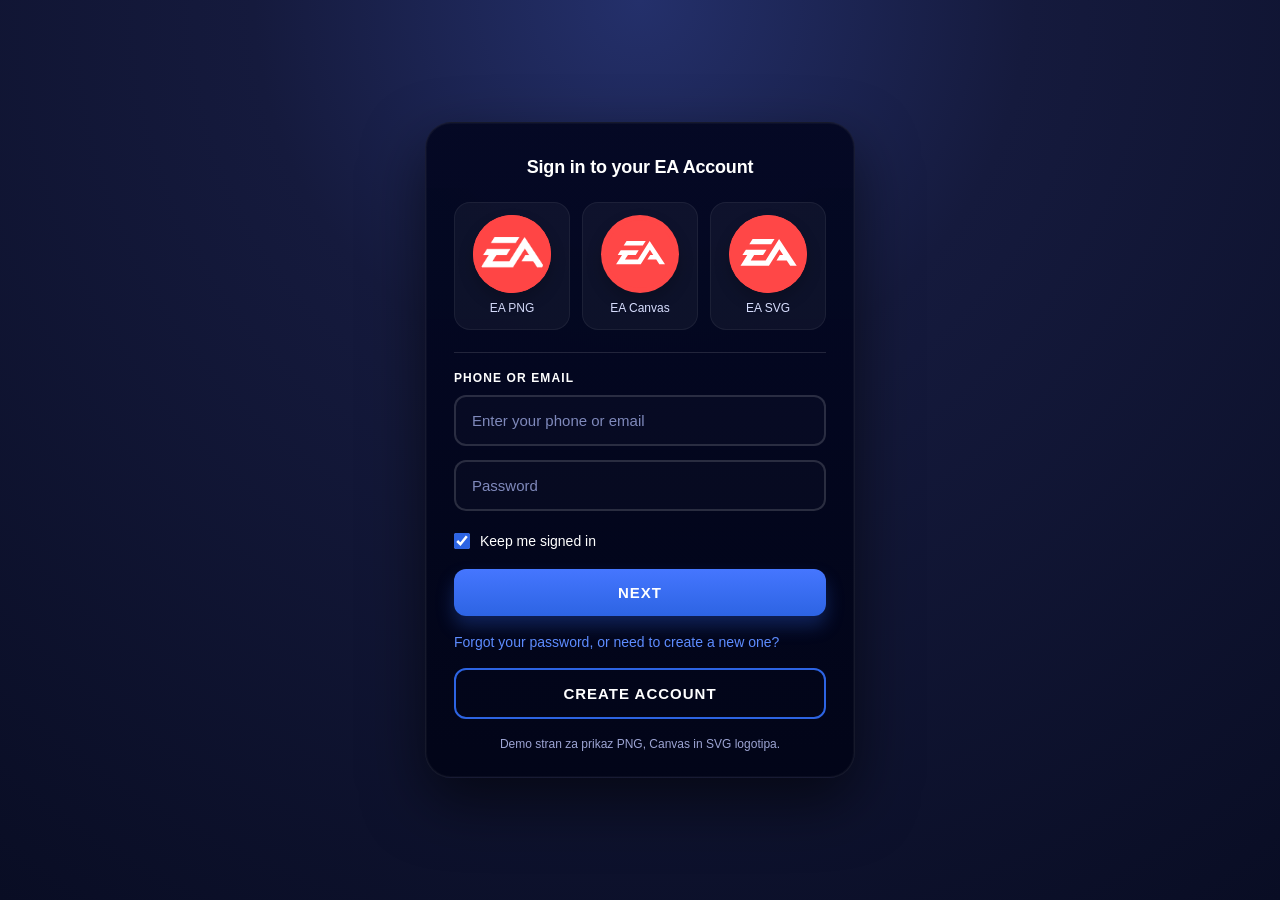
<file: index.html>
<!DOCTYPE html>
<html lang="sl">
<head>
  <meta charset="UTF-8">
  <meta name="viewport" content="width=device-width, initial-scale=1.0">
  <title>EA Login</title>
  <link rel="stylesheet" href="style.css">
</head>
<body>

  <div class="login-box">
    <div class="title">Sign in to your EA Account</div>

    <div class="logo-row">
      <div class="logo-card">
        <div class="logo-circle png-logo">
          <img src="EALogo.png" alt="EA PNG">
        </div>
        <p>EA PNG</p>
      </div>

      <div class="logo-card">
        <div class="logo-circle">
          <canvas id="eaCanvas" width="78" height="78"></canvas>
        </div>
        <p>EA Canvas</p>
      </div>

      <div class="logo-card">
        <div class="logo-circle">
          <svg viewBox="0 0 960 960" xmlns="http://www.w3.org/2000/svg">
            <circle cx="480" cy="480" r="480" fill="#ff4747"/>
            <path fill="white" d="M207.51,426.54H461.36L419.44,492.56H309.30L267.21,558.52H451.45L616.49,295.71L833.50,624.37H753.45L710.57,559.35H584.50L625.36,492.45H666.85L620.24,421.56L491.47,624.58H141.54L224.65,492.65H165.51L207.51,426.54ZM290.42,294.55H560.42L519.58,360.49H249.63L290.42,294.55Z"/>
          </svg>
        </div>
        <p>EA SVG</p>
      </div>
    </div>

    <div class="divider"></div>

    <label class="label" for="email">PHONE OR EMAIL</label>
    <input class="input" id="email" type="text" placeholder="Enter your phone or email">
    <input class="input" type="password" placeholder="Password">

    <label class="remember">
      <input type="checkbox" checked>
      <span>Keep me signed in</span>
    </label>

    <button class="primary-btn">NEXT</button>

    <a href="#" class="helper-link">Forgot your password, or need to create a new one?</a>

    <button class="secondary-btn">CREATE ACCOUNT</button>

    <div class="footer">Demo stran za prikaz PNG, Canvas in SVG logotipa.</div>
  </div>

  <script src="script.js"></script>
</body>
</html>
</file>
<file: style.css>
* {
  box-sizing: border-box;
  margin: 0;
  padding: 0;
  font-family: Arial, sans-serif;
}

body {
  min-height: 100vh;
  background: radial-gradient(circle at top, #24306b 0%, #151a3d 35%, #090d24 100%);
  display: flex;
  align-items: center;
  justify-content: center;
  padding: 24px;
  color: white;
}

.login-box {
  width: 100%;
  max-width: 430px;
  background: linear-gradient(180deg, rgba(4, 8, 35, 0.96), rgba(2, 5, 24, 0.98));
  border: 1px solid rgba(255, 255, 255, 0.08);
  border-radius: 26px;
  padding: 34px 28px 26px;
  box-shadow:
    0 24px 60px rgba(0, 0, 0, 0.55),
    0 0 0 1px rgba(255, 255, 255, 0.03) inset;
}

.title {
  text-align: center;
  font-size: 18px;
  font-weight: 700;
  margin-bottom: 24px;
  letter-spacing: -0.2px;
}

.logo-row {
  display: grid;
  grid-template-columns: repeat(3, 1fr);
  gap: 12px;
  margin-bottom: 22px;
}

.logo-card {
  background: rgba(255, 255, 255, 0.045);
  border: 1px solid rgba(255, 255, 255, 0.06);
  border-radius: 16px;
  padding: 12px 10px 14px;
  text-align: center;
  transition: transform 0.2s ease, border-color 0.2s ease, background 0.2s ease;
}

.logo-card:hover {
  transform: translateY(-2px);
  border-color: rgba(255, 255, 255, 0.14);
  background: rgba(255, 255, 255, 0.07);
}

.logo-circle {
  width: 78px;
  height: 78px;
  margin: 0 auto 8px;
  border-radius: 50%;
  overflow: hidden;
  display: flex;
  align-items: center;
  justify-content: center;
  background: #ff4747;
  box-shadow: 0 8px 16px rgba(0, 0, 0, 0.2);
}

.logo-circle img,
.logo-circle svg,
.logo-circle canvas {
  width: 100%;
  height: 100%;
  display: block;
}

.png-logo {
  position: relative;
  background: #ff4747;
}

.png-logo::before {
  content: "";
  position: absolute;
  inset: 6px;
  background: white;
  border-radius: 50%;
}

.png-logo img {
  position: relative;
  z-index: 1;
  width: 112%;
  height: 112%;
  object-fit: contain;
  display: block;
}

.logo-card p {
  font-size: 12px;
  color: #d8defe;
}

.divider {
  display: flex;
  align-items: center;
  margin: 6px 0 18px;
}

.divider::before,
.divider::after {
  content: "";
  flex: 1;
  height: 1px;
  background: rgba(255, 255, 255, 0.12);
}

.label {
  display: block;
  font-size: 12px;
  font-weight: 700;
  letter-spacing: 1.1px;
  margin-bottom: 10px;
  color: #ffffff;
}

.input {
  width: 100%;
  padding: 15px 16px;
  border: 2px solid rgba(255, 255, 255, 0.14);
  border-radius: 12px;
  background: rgba(255, 255, 255, 0.02);
  color: white;
  font-size: 15px;
  outline: none;
  margin-bottom: 14px;
  transition: border-color 0.2s ease, box-shadow 0.2s ease, background 0.2s ease;
}

.input:focus {
  border-color: rgba(76, 121, 255, 0.8);
  box-shadow: 0 0 0 4px rgba(45, 100, 227, 0.15);
  background: rgba(255, 255, 255, 0.04);
}

.input::placeholder {
  color: #7f89bb;
}

.remember {
  display: flex;
  align-items: center;
  gap: 10px;
  margin: 8px 0 20px;
  font-size: 14px;
  color: white;
}

.remember input {
  width: 16px;
  height: 16px;
  accent-color: #2d64e3;
}

.primary-btn,
.secondary-btn {
  width: 100%;
  padding: 15px;
  border-radius: 12px;
  font-size: 15px;
  font-weight: 700;
  letter-spacing: 1px;
  cursor: pointer;
  transition: transform 0.15s ease, opacity 0.15s ease, background 0.2s ease;
}

.primary-btn:hover,
.secondary-btn:hover {
  transform: translateY(-1px);
  opacity: 0.96;
}

.primary-btn {
  border: none;
  background: linear-gradient(180deg, #4576ff 0%, #2d64e3 100%);
  color: white;
  margin-bottom: 18px;
  box-shadow: 0 10px 18px rgba(45, 100, 227, 0.3);
}

.secondary-btn {
  border: 2px solid #2d64e3;
  background: transparent;
  color: white;
  margin-top: 8px;
}

.helper-link {
  display: block;
  color: #5d8cff;
  text-decoration: none;
  font-size: 14px;
  margin-bottom: 10px;
  text-align: left;
}

.helper-link:hover {
  text-decoration: underline;
}

.footer {
  margin-top: 18px;
  text-align: center;
  font-size: 12px;
  color: #aeb6e8;
  opacity: 0.9;
}

@media (max-width: 520px) {
  .login-box {
    padding: 26px 18px 22px;
  }

  .logo-circle {
    width: 70px;
    height: 70px;
  }

  .title {
    font-size: 16px;
  }
}
</file>
